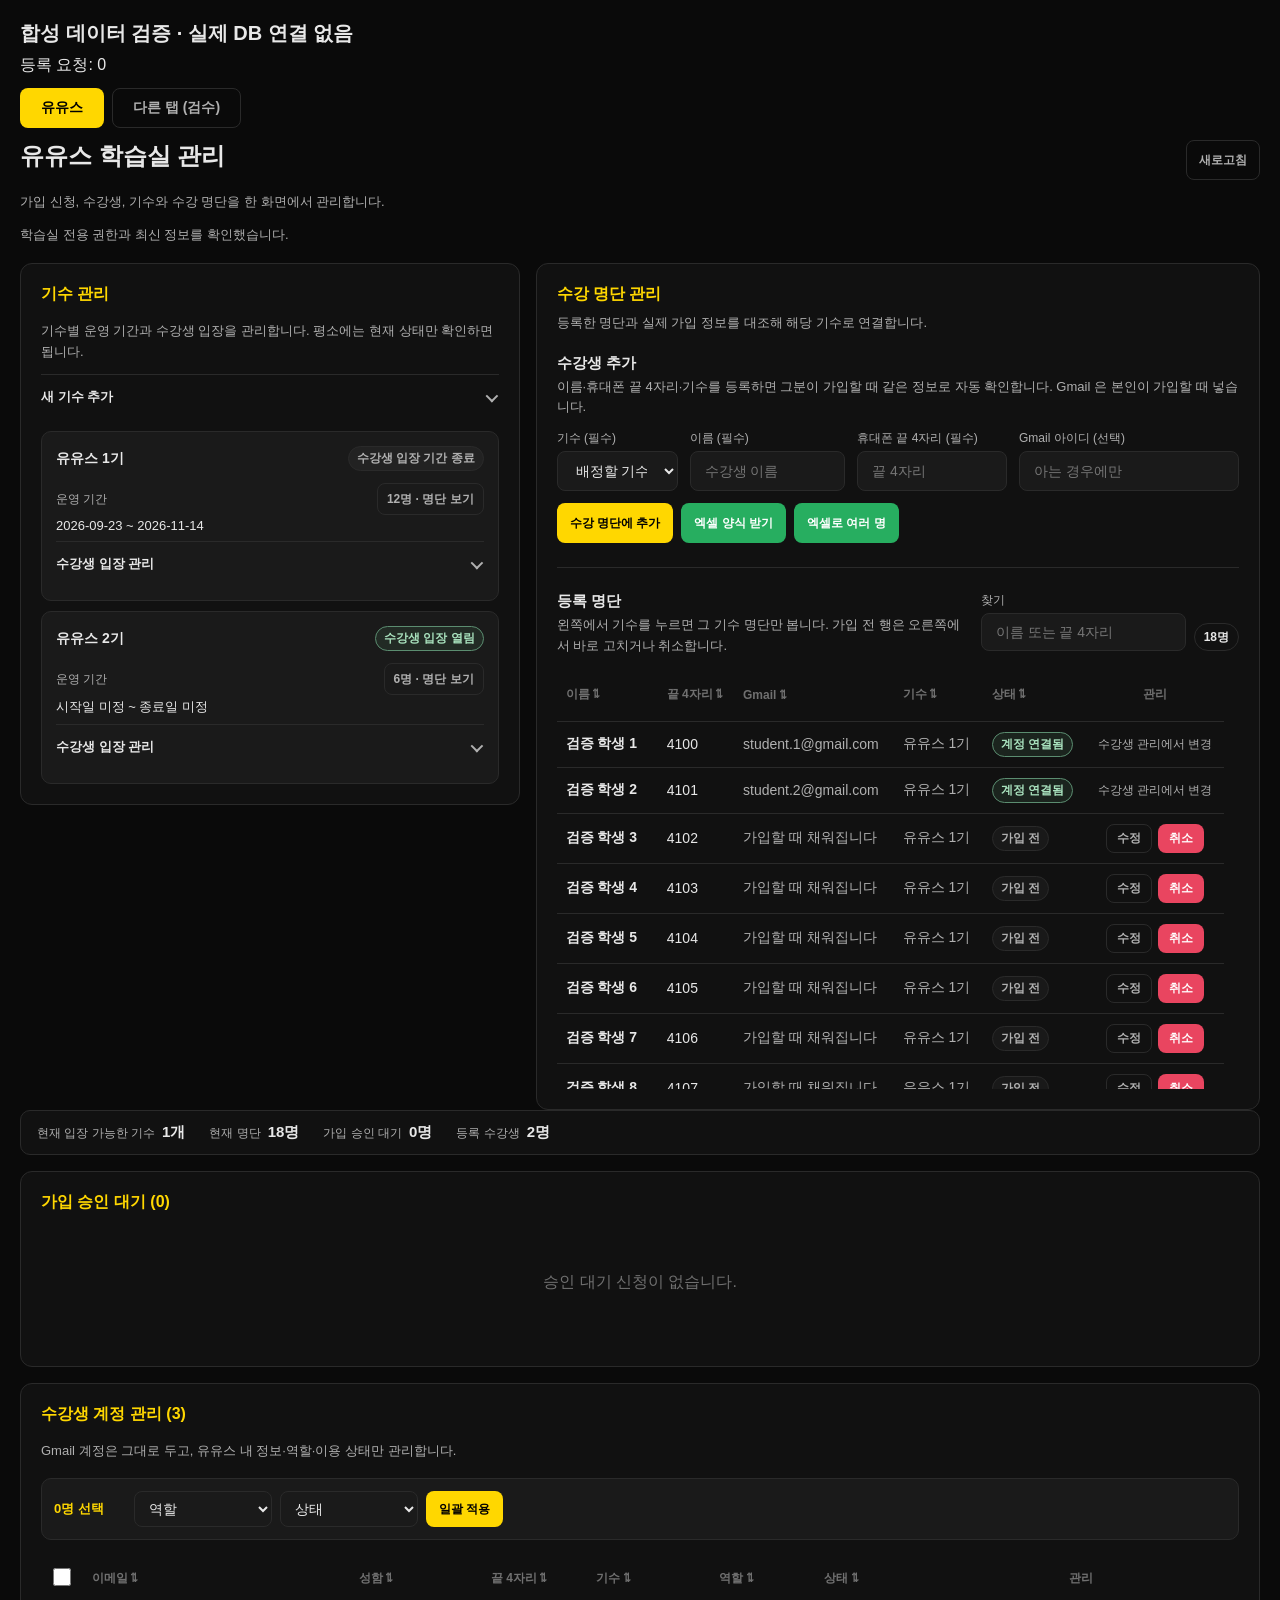
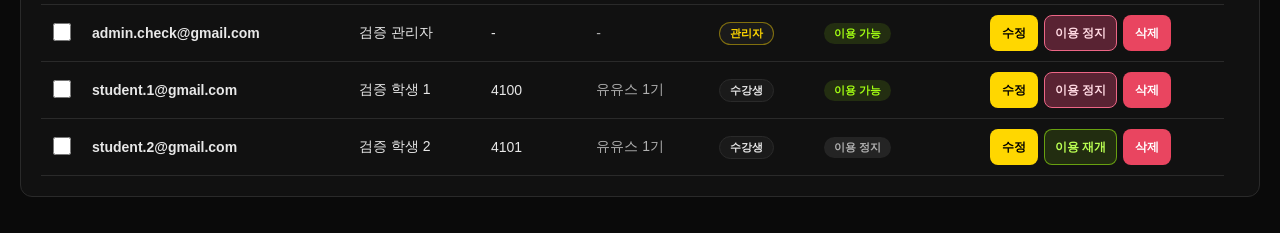
<file: tests/confirmation-fixture.html>
<!doctype html>
<html lang="ko"><meta charset="utf-8"><meta name="viewport" content="width=device-width,initial-scale=1">
<title>합성 데이터 확인창 검증 — 실제 DB 연결 없음</title>
<link rel="stylesheet" href="../academy-admin.css">
<script>
// 실제 공통 CSS만 가져온다. 운영 스크립트나 인증은 실행하지 않는다.
fetch('../index.html').then(response=>response.text()).then(html=>{
  const style=document.createElement('style');
  style.textContent=new DOMParser().parseFromString(html,'text/html').querySelector('style').textContent;
  document.head.appendChild(style);
});
</script>
<style>body{padding:20px}body>h1{font-size:20px;margin-bottom:8px}</style>
<h1>합성 데이터 검증 · 실제 DB 연결 없음</h1><p id="count">등록 요청: 0</p><nav style="display:flex;gap:8px;margin:12px 0"><button class="btn btn-primary" id="fixture-academy">유유스</button><button class="btn btn-outline" id="fixture-other">다른 탭 (검수)</button></nav><p id="fixture-placeholder" hidden>다른 탭 검수 화면</p><section id="academy" class="academy-admin"></section>
<script src="../academy-admin.js"></script>
<script>
let writes=0;
const cohorts=[
  {id:1,name:'유유스 1기',status:'active',cohort_number:1,revision:3,starts_on:'2026-09-23',ends_on:'2026-11-14'},
  {id:2,name:'유유스 2기',status:'active',cohort_number:2,revision:1,starts_on:null,ends_on:null}
];
const roster=Array.from({length:18},(_,index)=>({
  id:index+1,cohort_id:index<12?1:2,revision:1,display_name:`검증 학생 ${index+1}`,
  canonical_gmail:index<2?`student.${index+1}@gmail.com`:null,
  phone_last_four:String(4100+index),cohort_name:index<12?'유유스 1기':'유유스 2기',
  status:index<2?'bound':'eligible',bound_user_id:index<2?`student-${index+1}`:null,source_reference:''
}));
const accounts=[
  {user_id:'admin-1',revision:2,display_name:'검증 관리자',canonical_gmail:'admin.check@gmail.com',phone_last_four:null,role:'admin',account_active:true,cohort_id:null,cohort_name:null,can_be_student:false,roster_options:[]},
  {user_id:'student-1',revision:4,display_name:'검증 학생 1',canonical_gmail:'student.1@gmail.com',phone_last_four:'4100',role:'student',account_active:true,cohort_id:1,cohort_name:'유유스 1기',can_be_student:true,roster_options:[roster[0]]},
  {user_id:'student-2',revision:5,display_name:'검증 학생 2',canonical_gmail:'student.2@gmail.com',phone_last_four:'4101',role:'student',account_active:false,cohort_id:1,cohort_name:'유유스 1기',can_be_student:true,roster_options:[roster[1]]}
];
const snapshot={version:2,applications:[],students:[],roster,audit:[],cohorts,accounts,totals:{applications:0,students:2,roster:18,accounts:3}};
const fixtureAdmin=createAcademyAdmin({rpc:async(_name,args)=>{
if(args.action==='admin_snapshot')return {data:snapshot};
document.getElementById('count').textContent='등록 요청: '+(++writes);
if(args.action==='roster_add')return {data:{ok:true,roster_entry_id:99}};
return {data:{ok:true}};
}},document.getElementById('academy'));
document.getElementById('fixture-academy').onclick=()=>{
  document.getElementById('academy').hidden=false;
  document.getElementById('fixture-placeholder').hidden=true;
  fixtureAdmin.ensureLoaded();
};
document.getElementById('fixture-other').onclick=()=>{
  document.getElementById('academy').hidden=true;
  document.getElementById('fixture-placeholder').hidden=false;
};
fixtureAdmin.ensureLoaded();
</script></html>
</file>
<file: academy-admin.css>
.tabs { flex-wrap: wrap; }
.tab[data-tab="academy"] { min-height: 44px; }

.academy-admin { width: 100%; min-width: 0; }
.academy-admin * { box-sizing: border-box; }
.academy-admin h2 { font-size: 24px; margin: 0; }
.academy-admin h3 { font-size: 16px; margin: 0 0 16px; color: var(--accent, #ffd700); }
.academy-admin h4 { font-size: 14px; margin: 0 0 6px; }
.academy-admin h5 { font-size: 14px; margin: 0 0 6px; }
.academy-admin p { line-height: 1.6; margin: 0 0 12px; overflow-wrap: anywhere; }

.academy-admin .academy-heading { display: flex; align-items: flex-start; justify-content: space-between; gap: 16px; margin-bottom: 12px; }
.academy-admin .academy-heading .btn { flex: none; }
.academy-admin .academy-notice { color: var(--text2, #b0b0b0); font-size: 13px; }
.academy-admin .academy-status { min-height: 22px; margin: 0 0 16px; color: var(--text2, #b0b0b0); font-size: 13px; }
.academy-admin .academy-status:focus { outline: none; }
.academy-admin .academy-overview { display: flex; flex-wrap: wrap; gap: 8px 24px; margin-bottom: 16px; padding: 12px 16px; background: var(--bg2, #111); border: 1px solid var(--border, #2a2a2a); border-radius: 10px; }
.academy-admin .academy-overview-item { display: inline-flex; align-items: baseline; gap: 7px; min-width: 0; }
.academy-admin .academy-overview-label { color: var(--text2, #b0b0b0); font-size: 12px; }
.academy-admin .academy-overview-value { color: var(--text, #e8e8e8); font-size: 15px; font-weight: 700; font-variant-numeric: tabular-nums; }
.academy-admin .academy-count { display: inline-flex; align-items: center; min-height: 28px; padding: 4px 9px; border: 1px solid var(--border, #2a2a2a); border-radius: 999px; color: var(--text, #e8e8e8); font-size: 12px; font-weight: 700; font-variant-numeric: tabular-nums; white-space: nowrap; }

.academy-admin .academy-card { background: var(--bg2, #111); border: 1px solid var(--border, #2a2a2a); border-radius: 12px; padding: 20px; margin-bottom: 16px; }
.academy-admin .academy-management-card > .academy-notice { margin-top: -8px; }
.academy-admin .academy-roster-add { margin-top: 20px; }
.academy-admin .academy-roster-add .academy-fields { display: grid; grid-template-columns: minmax(120px, .7fr) minmax(140px, .9fr) minmax(150px, .8fr) minmax(220px, 1.25fr); align-items: end; }
.academy-admin .academy-roster-management { margin-top: 24px; padding-top: 24px; border-top: 1px solid var(--border, #2a2a2a); }
.academy-admin .academy-roster-management > .academy-disclosure { margin-top: 16px; }
.academy-admin .academy-roster-controls { display: flex; flex: none; align-items: flex-end; gap: 8px; }
.academy-admin .academy-roster-filter { flex: 0 1 220px; min-width: 180px; }
.academy-admin .academy-roster-filter select { min-height: 44px; }
.academy-admin .academy-roster-row { display: flex; align-items: flex-start; justify-content: space-between; gap: 16px; }
.academy-admin .academy-roster-identity { min-width: 0; }
.academy-admin .academy-roster-identity p { margin-bottom: 0; }
.academy-admin .academy-roster-actions { display: flex; flex: none; gap: 8px; }
.academy-admin .academy-roster-actions .btn { min-width: 68px; min-height: 44px; }
.academy-admin .academy-roster-readonly { align-self: center; color: var(--text2, #b0b0b0); font-size: 12px; white-space: nowrap; }
.academy-admin .academy-roster-panel { margin-top: 12px; padding: 14px; border: 1px solid var(--border, #2a2a2a); border-radius: 10px; background: var(--bg3, #1a1a1a); }
.academy-admin .academy-roster-panel[hidden] { display: none; }
.academy-admin .academy-roster-panel .academy-fields { margin-top: 0; }
.academy-admin .academy-card > .academy-record:first-of-type { border-top: 0; }
.academy-admin .academy-management-group + .academy-management-group { margin-top: 24px; padding-top: 24px; border-top: 1px solid var(--border, #2a2a2a); }
.academy-admin .academy-management-group > h4 { font-size: 15px; margin-bottom: 6px; }
.academy-admin .academy-section-heading { display: flex; align-items: flex-start; justify-content: space-between; gap: 16px; margin-bottom: 12px; }
.academy-admin .academy-section-heading h4 { font-size: 15px; margin: 0 0 4px; }
.academy-admin .academy-section-heading p { margin-bottom: 0; }
.academy-admin .academy-cohort-list { display: grid; grid-template-columns: repeat(auto-fit, minmax(min(100%, 280px), 1fr)); gap: 10px; margin-top: 12px; }
.academy-admin .academy-cohort-card { min-width: 0; padding: 14px; background: var(--bg3, #1a1a1a); border: 1px solid var(--border, #2a2a2a); border-radius: 10px; }
.academy-admin .academy-record-heading { display: flex; align-items: center; justify-content: space-between; gap: 12px; }
.academy-admin .academy-record-heading h5 { min-width: 0; margin: 0; }
.academy-admin .academy-state { display: inline-flex; align-items: center; min-height: 24px; padding: 3px 8px; border: 1px solid var(--border, #2a2a2a); border-radius: 999px; color: var(--text2, #b0b0b0); font-size: 12px; font-weight: 700; white-space: nowrap; }
.academy-admin .academy-state-open { border-color: #5b8d70; color: #a9e2be; background: rgba(72, 125, 91, .18); }
.academy-admin .academy-state-closed { background: rgba(255, 255, 255, .035); }
.academy-admin .academy-cohort-meta { display: grid; grid-template-columns: minmax(0, 1fr); gap: 10px 18px; margin: 12px 0 0; }
.academy-admin .academy-meta-item { min-width: 0; }
.academy-admin .academy-meta-item dt { margin-bottom: 3px; color: var(--text2, #b0b0b0); font-size: 12px; }
.academy-admin .academy-meta-item dd { margin: 0; color: var(--text, #e8e8e8); font-size: 13px; font-variant-numeric: tabular-nums; overflow-wrap: anywhere; }
.academy-admin .academy-meta-with-action dt { display: flex; align-items: center; justify-content: space-between; gap: 10px; }
.academy-admin .academy-meta-with-action .btn { flex: none; min-height: 32px; padding: 5px 9px; }
.academy-admin .academy-roster-state { display: flex; flex-wrap: wrap; align-items: center; gap: 8px; margin-top: 8px; color: var(--text2, #b0b0b0); font-size: 12px; }
.academy-admin .academy-empty-state { display: flex; align-items: center; justify-content: space-between; gap: 16px; padding: 16px; border: 1px dashed var(--border, #2a2a2a); border-radius: 10px; background: rgba(255, 255, 255, .02); }
.academy-admin .academy-empty-state strong { display: block; margin-bottom: 4px; color: var(--text, #e8e8e8); font-size: 14px; }
.academy-admin .academy-empty-state p { margin: 0; }
.academy-admin .academy-empty-state .btn { flex: none; }
.academy-admin .academy-empty-copy { margin: 0; padding: 14px; border: 1px dashed var(--border, #2a2a2a); border-radius: 10px; color: var(--text2, #b0b0b0); font-size: 13px; }
.academy-admin .academy-record { padding: 16px 0; border-top: 1px solid var(--border, #2a2a2a); }
.academy-admin .academy-record:last-child { padding-bottom: 0; }
.academy-admin .academy-record p { color: var(--text2, #b0b0b0); font-size: 13px; }
.academy-admin .academy-disclosure { margin-top: 8px; border-top: 1px solid var(--border, #2a2a2a); }
.academy-admin .academy-disclosure summary { display: flex; align-items: center; justify-content: space-between; gap: 12px; min-height: 44px; padding: 8px 28px 8px 0; position: relative; cursor: pointer; color: var(--text2, #b0b0b0); font-size: 13px; font-weight: 600; list-style: none; }
.academy-admin .academy-disclosure summary::-webkit-details-marker { display: none; }
.academy-admin .academy-disclosure summary::after { content: ''; position: absolute; right: 4px; width: 7px; height: 7px; border-right: 2px solid currentColor; border-bottom: 2px solid currentColor; transform: rotate(45deg) translateY(-2px); transition: transform 160ms ease-out; }
.academy-admin .academy-disclosure[open] summary::after { transform: rotate(225deg) translate(-2px, -2px); }
.academy-admin .academy-disclosure summary:hover { color: var(--accent, #ffd700); }
.academy-admin .academy-disclosure summary:active { opacity: .78; }
.academy-admin .academy-disclosure summary:focus-visible { outline: 2px solid var(--accent, #ffd700); outline-offset: 2px; }
.academy-admin .academy-disclosure-title { color: var(--text, #e8e8e8); }
.academy-admin .academy-disclosure-meta { color: var(--text2, #b0b0b0); font-weight: 400; }
.academy-admin .academy-disclosure-body { padding: 4px 0 12px; }
.academy-admin .academy-actions { display: flex; flex-wrap: wrap; gap: 8px; }
.academy-admin .academy-fields { display: flex; flex-wrap: wrap; gap: 12px; margin: 12px 0; align-items: end; }
.academy-admin label { display: flex; flex: 1 1 200px; flex-direction: column; gap: 4px; color: var(--text2, #b0b0b0); font-size: 12px; }
.academy-admin input, .academy-admin select { width: 100%; min-height: 40px; padding: 10px 14px; border: 1px solid var(--border, #2a2a2a); border-radius: 8px; outline: none; background: var(--bg3, #1a1a1a); color: var(--text, #e8e8e8); font: inherit; font-size: 14px; }
.academy-admin input:focus, .academy-admin select:focus { border-color: var(--accent, #ffd700); }
.academy-admin .btn { min-height: 40px; }
.academy-admin button:disabled, .academy-admin input:disabled, .academy-admin select:disabled { opacity: .5; cursor: default; }
.academy-admin :is(button, input, select):focus-visible { outline: 2px solid var(--accent, #ffd700); outline-offset: 2px; }
.academy-admin [role="alert"] { color: #ff8da1; }
.academy-admin .academy-pagination { display: flex; gap: 8px; margin: 4px 0 12px; }
.academy-admin .academy-history-list { margin: 0 0 8px; padding-left: 20px; }
.academy-admin .academy-history-list li { margin: 8px 0; color: var(--text2, #b0b0b0); font-size: 13px; line-height: 1.55; overflow-wrap: anywhere; }

/* ★수강생·가입 신청은 다른 탭들과 같은 **표**다 — 한 사람 = 한 줄 (사용자 2026-09-14).
   앞 네 칸의 순서는 어느 표에서나 같다: 이메일 · 성함 · 끝 4자리 · 기수. */
.academy-admin .academy-table { width: 100%; border-collapse: collapse; }
.academy-admin .academy-table td { vertical-align: middle; }
.academy-admin .academy-table th,
.academy-admin .academy-table td { white-space: nowrap; }
.academy-admin .academy-cell-id { font-weight: 600; color: var(--text, #e8e8e8); }
.academy-admin .academy-cell-four { font-variant-numeric: tabular-nums; }
.academy-admin .academy-cell-cohort { color: var(--text2, #b0b0b0); font-size: 13px; }
.academy-admin .academy-table .actions { display: flex; gap: 6px; align-items: center; white-space: nowrap; }
/* 칸 안의 입력은 제 몫만 차지한다 — 기본값 width:100% 면 칸이 끝없이 넓어진다. */
/* 칸 안의 입력은 **정해진 폭**을 쓴다. width:auto 로 두면 <select> 는 가장 긴 보기
   (「유유스 1기 · 홍길동 · hong@gmail.com」)에, <input> 은 안내 문구 길이에 맞춰 커져
   표가 1711px 이 됐다 — 보이는 폭 1189px 를 522px 넘겨 관리 칸이 잘렸다 (2026-09-14). */
.academy-admin .academy-table select,
.academy-admin .academy-table input[type="text"] { width: 130px; min-width: 0; max-width: 130px; padding: 8px 10px; }
/* 칸이 아홉이라 좌우 여백 3px 씩만 줄여도 27px 이 돌아온다. */
.academy-admin .academy-table th,
.academy-admin .academy-table td { padding-left: 9px; padding-right: 9px; }
.academy-admin .academy-table .academy-notice { max-width: 200px; margin: 4px 0 0; font-size: 12px; white-space: normal; }
/* 접기를 칸 안에 넣으면 기본 여백·테두리·44px 높이가 줄을 하나 더 만든다. */
.academy-admin .academy-table .academy-disclosure { margin-top: 0; border-top: 0; }
.academy-admin .academy-table .academy-disclosure summary { min-height: 0; padding: 2px 22px 2px 0; }
.academy-admin .badge-suspended { background: rgba(255, 152, 0, .15); color: #ff9800; }
.academy-admin .academy-role { border: 1px solid var(--border, #2a2a2a); background: rgba(255,255,255,.04); color: var(--text, #e8e8e8); }
.academy-admin .academy-role-admin { border-color: rgba(255,215,0,.45); color: var(--accent, #ffd700); }
.academy-admin .academy-role-coach { border-color: rgba(80,160,255,.45); color: #8fc5ff; }
.academy-admin .academy-account-actions .btn { min-width: 0; padding-inline: 10px; }
.academy-admin .academy-select-cell { width: 42px; min-width: 42px; text-align: center; }
.academy-admin .academy-select-cell input[type="checkbox"] { width: 18px; min-height: 18px; margin: 0; padding: 0; accent-color: var(--accent, #ffd700); }
.academy-admin .academy-account-bulk { display: flex; flex-wrap: wrap; align-items: center; gap: 8px; margin: 16px 0 12px; padding: 12px; border: 1px solid var(--border, #2a2a2a); border-radius: 10px; background: var(--bg3, #1a1a1a); }
.academy-admin .academy-account-bulk-count { min-width: 72px; color: var(--accent, #ffd700); font-size: 13px; }
.academy-admin .academy-account-bulk select { width: auto; min-width: 138px; min-height: 36px; padding: 7px 10px; }
.academy-admin .academy-account-bulk select[hidden] { display: none; }
.academy-admin .academy-account-bulk .btn { min-height: 36px; }
.academy-admin .academy-account-dialog { width: min(620px, calc(100% - 32px)); }
.academy-admin .academy-account-dialog > h3 { color: var(--text, #e8e8e8); font-size: 20px; }
.academy-admin .academy-account-form { display: grid; grid-template-columns: repeat(2, minmax(0, 1fr)); gap: 14px; margin: 18px 0 12px; }
.academy-admin .academy-account-form > label:first-child,
.academy-admin .academy-account-scope,
.academy-admin .academy-account-form > label:last-child { grid-column: 1 / -1; }
.academy-admin .academy-account-form label { min-width: 0; }
.academy-admin .academy-account-form input[readonly] { color: var(--text2, #b0b0b0); background: rgba(255,255,255,.035); cursor: not-allowed; }
.academy-admin .academy-account-scope > label[hidden] { display: none; }
.academy-admin .academy-account-guidance { min-height: 21px; margin-bottom: 4px; }
.academy-admin .academy-account-dialog-actions { justify-content: flex-end; margin-top: 18px; }
.academy-admin .academy-account-dialog-actions .btn { min-width: 72px; }

/* ★준비 단계 두 카드는 늘 같이 본다 — 기수를 만들고 그 기수에 명단을 넣는다.
   명단 쪽이 넓어야 하므로 1 : 1.45 로 준다 (사용자 2026-09-14). */
.academy-admin .academy-setup { display: grid; grid-template-columns: minmax(0, 1fr) minmax(0, 1.45fr); gap: 16px; align-items: start; }
.academy-admin .academy-setup > .academy-card { margin-bottom: 0; }
.academy-admin .academy-add-actions { display: flex; flex-wrap: wrap; align-items: center; gap: 8px; margin-top: 4px; }
.academy-admin .academy-file-input { display: none; }
.academy-admin .academy-add-stop { color: #ff8da1; font-weight: 600; }
.academy-admin .academy-bulk-note { margin: 8px 0 0; color: var(--text2, #b0b0b0); font-size: 12.5px; }

@media (max-width: 1180px) {
  .academy-admin .academy-setup { grid-template-columns: minmax(0, 1fr); }
  .academy-admin .academy-setup > .academy-card { margin-bottom: 16px; }
}

/* ★명단은 길어져도 **아래로 늘어나지 않는다** — 표 안에서 세로로 구른다 (사용자 2026-09-14).
   100명이면 예전 카드 방식으로 300줄이었다. 머리글은 붙여 두어 굴러도 무슨 칸인지 안다. */
.academy-admin .academy-roster-scroll { max-height: 420px; overflow-y: auto; overscroll-behavior: contain; }
.academy-admin .academy-roster-table { min-width: 0; }
.academy-admin .academy-roster-table thead th { position: sticky; top: 0; z-index: 1; background: var(--bg2, #111); }
.academy-admin .academy-roster-table .academy-roster-actions { display: flex; gap: 6px; white-space: nowrap; }
.academy-admin .academy-roster-table .academy-roster-actions .btn { min-width: 0; min-height: 0; padding: 5px 10px; }
/* 수정·취소 입력 칸은 접혀 있을 때 줄을 만들지 않는다. */
.academy-admin .academy-roster-panel-row > td { padding: 0; border-bottom: 0; }
.academy-admin .academy-roster-table .academy-roster-panel { margin: 0 0 12px; }
.academy-admin .academy-roster-filter input { min-height: 36px; }

/* 고른 기수는 눈에 보여야 한다 — 오른쪽 명단이 그 기수만 보이고 있다는 뜻이다. */
.academy-admin .academy-cohort-picked { border-color: var(--accent, #ffd700); background: rgba(255, 215, 0, .05); }

@media (max-width: 720px) {
  .academy-admin .academy-heading { align-items: stretch; flex-direction: column; }
  .academy-admin .academy-heading .btn { width: fit-content; min-height: 44px; }
  .academy-admin .academy-overview { gap: 8px 18px; padding: 12px 14px; }
  .academy-admin .academy-fields { display: grid; grid-template-columns: 1fr; }
  .academy-admin .academy-roster-add .academy-fields { grid-template-columns: 1fr; }
  .academy-admin label { min-width: 0; }
  .academy-admin input, .academy-admin select { font-size: 16px; }
  .academy-admin .academy-card { padding: 16px; }
  .academy-admin .academy-roster-management > .academy-section-heading { align-items: stretch; flex-direction: column; }
  .academy-admin .academy-roster-controls { align-items: stretch; }
  .academy-admin .academy-roster-filter { flex: 1 1 auto; min-width: 0; }
  .academy-admin .academy-roster-row { flex-direction: column; }
  .academy-admin .academy-roster-actions { display: grid; grid-template-columns: repeat(2, minmax(0, 1fr)); width: 100%; }
  .academy-admin .academy-roster-actions .btn { width: 100%; }
  .academy-admin .academy-roster-panel { padding: 12px; }
  .academy-admin .academy-record-heading { align-items: flex-start; flex-direction: column; gap: 8px; }
  .academy-admin .academy-cohort-meta { grid-template-columns: 1fr; }
  .academy-admin .academy-empty-state { align-items: stretch; flex-direction: column; }
  .academy-admin .academy-empty-state .btn { width: 100%; justify-content: center; }
  .academy-admin .btn { min-height: 44px; }
  .academy-admin .academy-actions { display: grid; grid-template-columns: 1fr; }
  .academy-admin .academy-record .btn { width: 100%; justify-content: center; }
  .academy-admin .academy-account-form { grid-template-columns: 1fr; }
  .academy-admin .academy-account-form > label:first-child,
  .academy-admin .academy-account-scope,
  .academy-admin .academy-account-form > label:last-child { grid-column: auto; }
  .academy-admin .academy-account-dialog-actions { display: flex; }
  .academy-admin .academy-account-dialog-actions .btn { flex: 1; width: auto; }
  .academy-admin .academy-account-bulk { align-items: stretch; }
  .academy-admin .academy-account-bulk-count { flex-basis: 100%; }
  .academy-admin .academy-account-bulk select,
  .academy-admin .academy-account-bulk .btn { flex: 1 1 150px; width: 100%; }
  .academy-admin .academy-meta-with-action dd { align-items: flex-start; flex-direction: column; }
}

.academy-admin .academy-confirm { margin: auto; width: min(480px, calc(100% - 32px)); box-sizing: border-box; max-height: 85dvh; overflow: auto; padding: 24px; border: 1px solid var(--border, #555); border-radius: 12px; background: var(--bg-card, #202020); color: var(--text, #f5f5f5); }
.academy-admin .academy-confirm::backdrop { background: rgba(0, 0, 0, .7); }
.academy-admin .academy-confirm p { white-space: pre-wrap; overflow-wrap: anywhere; line-height: 1.6; }
.academy-admin .academy-confirm .btn { min-height: 44px; }
.academy-admin .academy-confirm .btn:focus-visible { outline: 3px solid var(--accent, #ffd700); outline-offset: 3px; }

@media (prefers-reduced-motion: reduce) {
  .academy-admin *, .academy-admin *::before, .academy-admin *::after { scroll-behavior: auto !important; transition-duration: .01ms !important; }
}

/* 다른 관리 탭과 같은 정보 크기와 상태 색상. */
.academy-admin .academy-table th { font-size: 12px; }
.academy-admin .academy-table td, .academy-admin .academy-cell-cohort { font-size: 14px; }
.academy-admin .academy-column-sort { appearance: none; min-height: 36px; padding: 8px 0; border: 0; background: transparent; color: inherit; font: inherit; cursor: pointer; white-space: nowrap; }
.academy-admin th[aria-sort="ascending"], .academy-admin th[aria-sort="descending"] { color: var(--accent, #ffd700); }
.academy-admin .academy-management-heading { text-align: center; }
.academy-admin .academy-table .actions { justify-content: center; }
.academy-admin .academy-account-actions .btn { min-width: 48px; min-height: 36px; justify-content: center; padding: 6px 10px; font-size: 12px; }
.academy-admin .badge-active { color: #a3ff12; background: rgba(163,255,18,.12); }
.academy-admin .badge-suspended { color: #b0b0b0; background: rgba(150,150,150,.15); }
.academy-admin .badge-revoked { color: var(--red, #e94560); background: rgba(233,69,96,.15); }
@media (max-width: 600px) {
  .academy-admin .academy-column-sort, .academy-admin .academy-account-actions .btn { min-height: 44px; }
}

.academy-admin .academy-roster-actions { justify-content: center; }

/* 상태 변경은 노란 정보 수정과 구분한다. */
.academy-admin .btn-account-resume { background: rgba(163,255,18,.12); border-color: rgba(163,255,18,.55); color: #baff52; }
.academy-admin .btn-account-resume:hover { background: rgba(163,255,18,.2); border-color: #a3ff12; }
.academy-admin .btn-account-suspend { background: #592333; border-color: #ec6686; color: #ffd9e2; }
.academy-admin .btn-account-suspend:hover { background: #783046; border-color: #ff8aa5; }
</file>
